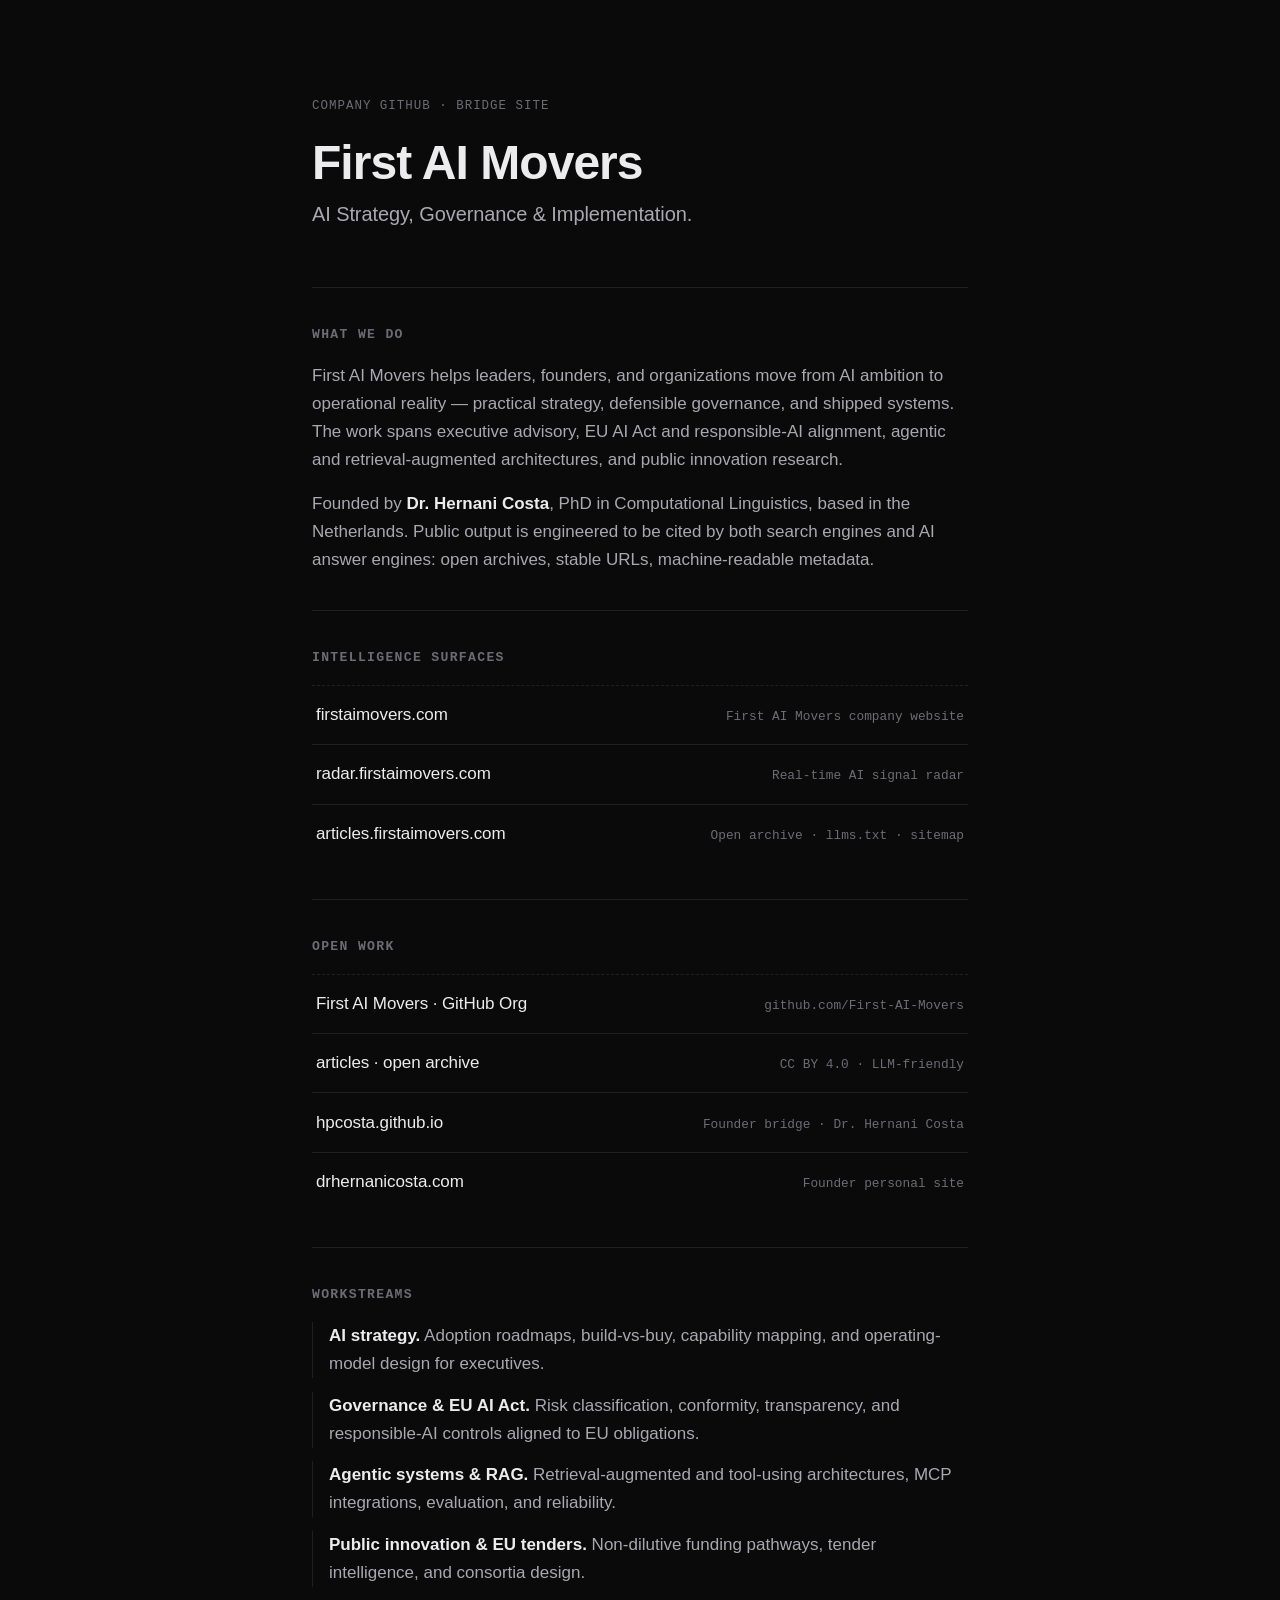
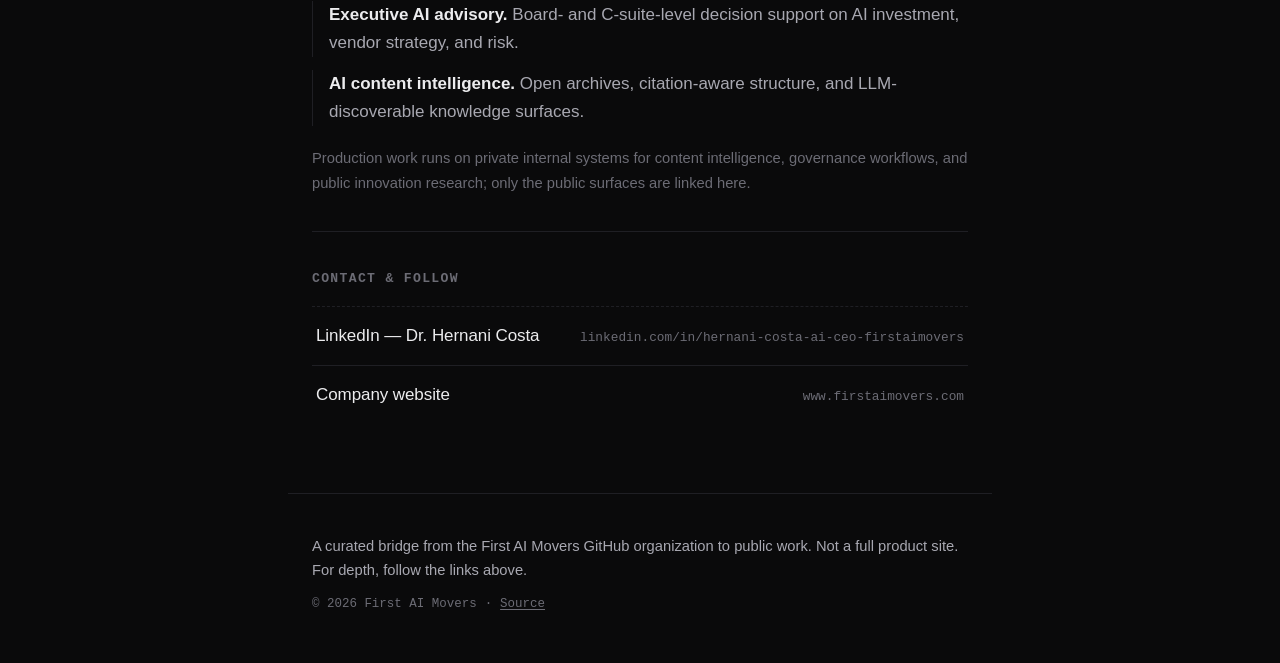
<file: index.html>
<!doctype html>
<html lang="en">
<head>
<meta charset="utf-8">
<meta name="viewport" content="width=device-width, initial-scale=1, viewport-fit=cover">
<meta name="theme-color" content="#0a0a0b">
<meta name="color-scheme" content="dark">

<title>First AI Movers — AI Strategy, Governance &amp; Implementation</title>
<meta name="description" content="First AI Movers helps leaders, founders, and organizations move from AI ambition to operational reality — strategy, governance, and shipped systems.">
<meta name="author" content="First AI Movers">
<meta name="robots" content="index, follow, max-image-preview:large">

<link rel="canonical" href="https://first-ai-movers.github.io/">
<link rel="alternate" type="text/plain" href="https://first-ai-movers.github.io/llms.txt">
<link rel="sitemap" type="application/xml" href="https://first-ai-movers.github.io/sitemap.xml">
<link rel="me" href="https://github.com/First-AI-Movers">
<link rel="me" href="https://firstaimovers.com">

<meta property="og:type" content="website">
<meta property="og:title" content="First AI Movers — AI Strategy, Governance &amp; Implementation">
<meta property="og:description" content="First AI Movers helps leaders, founders, and organizations move from AI ambition to operational reality — strategy, governance, and shipped systems.">
<meta property="og:url" content="https://first-ai-movers.github.io/">
<meta property="og:site_name" content="First AI Movers">
<meta property="og:locale" content="en_US">

<meta name="twitter:card" content="summary">
<meta name="twitter:title" content="First AI Movers — AI Strategy, Governance &amp; Implementation">
<meta name="twitter:description" content="AI strategy, governance, and implementation for leaders, founders, and organizations adopting AI responsibly.">

<link rel="stylesheet" href="/styles.css">

<script type="application/ld+json">
{
  "@context": "https://schema.org",
  "@graph": [
    {
      "@type": "Organization",
      "@id": "https://first-ai-movers.github.io/#org",
      "name": "First AI Movers",
      "url": "https://firstaimovers.com",
      "description": "AI strategy, governance, and implementation for leaders, founders, and organizations adopting AI responsibly. Open intelligence on agentic systems, RAG architectures, EU AI Act compliance, and public innovation.",
      "foundingLocation": {
        "@type": "Place",
        "name": "Netherlands",
        "addressCountry": "NL"
      },
      "areaServed": [
        { "@type": "Place", "name": "European Union" },
        { "@type": "Place", "name": "Netherlands" }
      ],
      "founder": { "@id": "https://first-ai-movers.github.io/#founder" },
      "knowsAbout": [
        "AI Strategy",
        "AI Implementation",
        "AI Governance",
        "EU AI Act",
        "Responsible AI",
        "Agentic Systems",
        "Retrieval-Augmented Generation",
        "Model Context Protocol",
        "Public Innovation",
        "EU Tender Intelligence",
        "Executive AI Advisory",
        "AI Content Intelligence"
      ],
      "sameAs": [
        "https://firstaimovers.com",
        "https://www.firstaimovers.com",
        "https://radar.firstaimovers.com",
        "https://articles.firstaimovers.com",
        "https://github.com/First-AI-Movers",
        "https://github.com/First-AI-Movers/articles"
      ],
      "mainEntityOfPage": {
        "@type": "WebPage",
        "@id": "https://first-ai-movers.github.io/#bridge",
        "url": "https://first-ai-movers.github.io/"
      }
    },
    {
      "@type": "Person",
      "@id": "https://first-ai-movers.github.io/#founder",
      "name": "Dr. Hernani Costa",
      "honorificPrefix": "Dr.",
      "jobTitle": "Founder & CEO, First AI Movers",
      "url": "https://hpcosta.github.io/",
      "worksFor": { "@id": "https://first-ai-movers.github.io/#org" },
      "sameAs": [
        "https://hpcosta.github.io/",
        "https://drhernanicosta.com",
        "https://www.linkedin.com/in/hernani-costa-ai-ceo-firstaimovers/"
      ]
    }
  ]
}
</script>
</head>

<body>
<a class="skip" href="#main">Skip to content</a>

<header class="hero" role="banner">
  <p class="eyebrow">Company GitHub · Bridge Site</p>
  <h1>First AI Movers</h1>
  <p class="lede">AI Strategy, Governance &amp; Implementation.</p>
</header>

<main id="main">

  <section class="block" aria-labelledby="about-h">
    <h2 id="about-h">What we do</h2>
    <p>
      First AI Movers helps leaders, founders, and organizations move from
      AI ambition to operational reality — practical strategy, defensible
      governance, and shipped systems. The work spans executive advisory,
      EU AI Act and responsible-AI alignment, agentic and retrieval-augmented
      architectures, and public innovation research.
    </p>
    <p>
      Founded by <strong>Dr. Hernani Costa</strong>, PhD in Computational
      Linguistics, based in the Netherlands. Public output is engineered to
      be cited by both search engines and AI answer engines: open archives,
      stable URLs, machine-readable metadata.
    </p>
  </section>

  <section class="block" aria-labelledby="surfaces-h">
    <h2 id="surfaces-h">Intelligence surfaces</h2>
    <ul class="links" role="list">
      <li>
        <a href="https://firstaimovers.com" rel="noopener">
          <span class="link-title">firstaimovers.com</span>
          <span class="link-host">First AI Movers company website</span>
        </a>
      </li>
      <li>
        <a href="https://radar.firstaimovers.com" rel="noopener">
          <span class="link-title">radar.firstaimovers.com</span>
          <span class="link-host">Real-time AI signal radar</span>
        </a>
      </li>
      <li>
        <a href="https://articles.firstaimovers.com" rel="noopener">
          <span class="link-title">articles.firstaimovers.com</span>
          <span class="link-host">Open archive · llms.txt · sitemap</span>
        </a>
      </li>
    </ul>
  </section>

  <section class="block" aria-labelledby="open-h">
    <h2 id="open-h">Open work</h2>
    <ul class="links" role="list">
      <li>
        <a href="https://github.com/First-AI-Movers" rel="noopener me">
          <span class="link-title">First AI Movers · GitHub Org</span>
          <span class="link-host">github.com/First-AI-Movers</span>
        </a>
      </li>
      <li>
        <a href="https://github.com/First-AI-Movers/articles" rel="noopener">
          <span class="link-title">articles · open archive</span>
          <span class="link-host">CC BY 4.0 · LLM-friendly</span>
        </a>
      </li>
      <li>
        <a href="https://hpcosta.github.io/" rel="noopener">
          <span class="link-title">hpcosta.github.io</span>
          <span class="link-host">Founder bridge · Dr. Hernani Costa</span>
        </a>
      </li>
      <li>
        <a href="https://drhernanicosta.com" rel="noopener">
          <span class="link-title">drhernanicosta.com</span>
          <span class="link-host">Founder personal site</span>
        </a>
      </li>
    </ul>
  </section>

  <section class="block" aria-labelledby="work-h">
    <h2 id="work-h">Workstreams</h2>
    <ul class="streams" role="list">
      <li><strong>AI strategy.</strong> Adoption roadmaps, build-vs-buy, capability mapping, and operating-model design for executives.</li>
      <li><strong>Governance &amp; EU AI Act.</strong> Risk classification, conformity, transparency, and responsible-AI controls aligned to EU obligations.</li>
      <li><strong>Agentic systems &amp; RAG.</strong> Retrieval-augmented and tool-using architectures, MCP integrations, evaluation, and reliability.</li>
      <li><strong>Public innovation &amp; EU tenders.</strong> Non-dilutive funding pathways, tender intelligence, and consortia design.</li>
      <li><strong>Executive AI advisory.</strong> Board- and C-suite-level decision support on AI investment, vendor strategy, and risk.</li>
      <li><strong>AI content intelligence.</strong> Open archives, citation-aware structure, and LLM-discoverable knowledge surfaces.</li>
    </ul>
    <p class="aside">
      Production work runs on private internal systems for content intelligence,
      governance workflows, and public innovation research; only the public
      surfaces are linked here.
    </p>
  </section>

  <section class="block" aria-labelledby="contact-h">
    <h2 id="contact-h">Contact &amp; follow</h2>
    <ul class="links" role="list">
      <li>
        <a href="https://www.linkedin.com/in/hernani-costa-ai-ceo-firstaimovers/" rel="noopener me">
          <span class="link-title">LinkedIn — Dr. Hernani Costa</span>
          <span class="link-host">linkedin.com/in/hernani-costa-ai-ceo-firstaimovers</span>
        </a>
      </li>
      <li>
        <a href="https://www.firstaimovers.com" rel="noopener">
          <span class="link-title">Company website</span>
          <span class="link-host">www.firstaimovers.com</span>
        </a>
      </li>
    </ul>
  </section>

</main>

<footer class="foot" role="contentinfo">
  <p>
    A curated bridge from the First AI Movers GitHub organization to public
    work. Not a full product site. For depth, follow the links above.
  </p>
  <p class="meta">
    <span>© 2026 First AI Movers</span>
    <span aria-hidden="true">·</span>
    <a href="https://github.com/First-AI-Movers/first-ai-movers.github.io" rel="noopener">Source</a>
  </p>
</footer>

</body>
</html>
</file>
<file: styles.css>
/* First AI Movers — company GitHub bridge
   Dark executive theme. System fonts only. No JS. */

:root {
  --bg: #0a0a0b;
  --bg-elev: #111114;
  --fg: #ececee;
  --fg-soft: #a8a8b1;
  --fg-muted: #6c6c75;
  --rule: #1f1f24;
  --accent: #e6e6ea;
  --focus: #7aa6ff;
  --maxw: 44rem;

  --sans: -apple-system, BlinkMacSystemFont, "Segoe UI", Roboto, "Helvetica Neue",
          Arial, "Noto Sans", sans-serif;
  --mono: ui-monospace, SFMono-Regular, "SF Mono", Menlo, Consolas, monospace;
}

* { box-sizing: border-box; }

html {
  -webkit-text-size-adjust: 100%;
  text-size-adjust: 100%;
  scroll-behavior: smooth;
}

@media (prefers-reduced-motion: reduce) {
  html { scroll-behavior: auto; }
  *, *::before, *::after { animation: none !important; transition: none !important; }
}

body {
  margin: 0;
  background: var(--bg);
  color: var(--fg);
  font-family: var(--sans);
  font-size: 17px;
  line-height: 1.65;
  -webkit-font-smoothing: antialiased;
  -moz-osx-font-smoothing: grayscale;
  font-feature-settings: "ss01", "kern", "liga";
  text-rendering: optimizeLegibility;
}

::selection { background: #2b3a64; color: #fff; }

a {
  color: var(--fg);
  text-underline-offset: 0.18em;
  text-decoration-thickness: 1px;
}
a:hover { color: var(--accent); }

:focus-visible {
  outline: 2px solid var(--focus);
  outline-offset: 3px;
  border-radius: 2px;
}

.skip {
  position: absolute;
  left: -9999px;
  top: auto;
  width: 1px; height: 1px;
  overflow: hidden;
}
.skip:focus {
  position: fixed;
  left: 1rem; top: 1rem;
  width: auto; height: auto;
  padding: 0.5rem 0.75rem;
  background: var(--bg-elev);
  color: var(--fg);
  z-index: 999;
}

.hero, main, .foot {
  max-width: var(--maxw);
  margin: 0 auto;
  padding: 0 1.5rem;
}

.hero {
  padding-top: clamp(3.5rem, 8vw, 6rem);
  padding-bottom: clamp(2rem, 5vw, 3.5rem);
}

.eyebrow {
  margin: 0 0 1.25rem;
  font-family: var(--mono);
  font-size: 0.78rem;
  letter-spacing: 0.08em;
  text-transform: uppercase;
  color: var(--fg-muted);
}

h1 {
  margin: 0 0 0.6rem;
  font-size: clamp(2.1rem, 5.4vw, 3rem);
  font-weight: 600;
  letter-spacing: -0.02em;
  line-height: 1.08;
}

.lede {
  margin: 0;
  font-size: clamp(1.05rem, 2.2vw, 1.25rem);
  color: var(--fg-soft);
  letter-spacing: -0.005em;
}

.block {
  padding-top: 2.25rem;
  padding-bottom: 2.25rem;
  border-top: 1px solid var(--rule);
}

.block h2 {
  margin: 0 0 1rem;
  font-size: 0.82rem;
  font-weight: 600;
  font-family: var(--mono);
  letter-spacing: 0.1em;
  text-transform: uppercase;
  color: var(--fg-muted);
}

.block p {
  margin: 0 0 1rem;
  color: var(--fg-soft);
}
.block p:last-child { margin-bottom: 0; }
.block strong { color: var(--fg); font-weight: 600; }

.block p.aside {
  margin-top: 1.25rem;
  font-size: 0.92rem;
  color: var(--fg-muted);
}

.links {
  list-style: none;
  margin: 0;
  padding: 0;
  display: grid;
  gap: 0;
}

.links li {
  border-top: 1px solid var(--rule);
}
.links li:first-child { border-top: 1px dashed var(--rule); }

.links a {
  display: flex;
  align-items: baseline;
  justify-content: space-between;
  gap: 1rem;
  padding: 0.95rem 0.25rem;
  text-decoration: none;
  color: var(--fg);
}
.links a:hover { color: var(--accent); background: var(--bg-elev); }
.links a:hover .link-host { color: var(--fg-soft); }

.link-title {
  font-weight: 500;
  letter-spacing: -0.005em;
}
.link-host {
  font-family: var(--mono);
  font-size: 0.8rem;
  color: var(--fg-muted);
  text-align: right;
  flex: 0 1 auto;
}

@media (max-width: 32rem) {
  .links a { flex-direction: column; align-items: flex-start; gap: 0.15rem; padding: 0.85rem 0.25rem; }
  .link-host { text-align: left; }
}

.streams {
  list-style: none;
  margin: 0;
  padding: 0;
  display: grid;
  gap: 0.85rem;
}
.streams li {
  color: var(--fg-soft);
  padding-left: 1rem;
  border-left: 1px solid var(--rule);
}
.streams strong {
  color: var(--fg);
  font-weight: 600;
}

.foot {
  padding-top: 2.5rem;
  padding-bottom: 3rem;
  border-top: 1px solid var(--rule);
  margin-top: 2rem;
}

.foot p {
  margin: 0 0 0.75rem;
  color: var(--fg-soft);
  font-size: 0.92rem;
}
.foot .meta {
  margin: 0;
  color: var(--fg-muted);
  font-family: var(--mono);
  font-size: 0.78rem;
  display: flex;
  gap: 0.5rem;
  flex-wrap: wrap;
}
.foot .meta a { color: var(--fg-muted); }
.foot .meta a:hover { color: var(--fg); }

/* 404 */
.notfound {
  min-height: 70vh;
  display: grid;
  place-content: center;
  text-align: center;
  padding: 4rem 1.5rem;
}
.notfound h1 { font-size: clamp(2.5rem, 8vw, 4rem); margin-bottom: 0.5rem; }
.notfound p { color: var(--fg-soft); margin: 0 0 1.5rem; }
.notfound a { color: var(--accent); }
</file>
